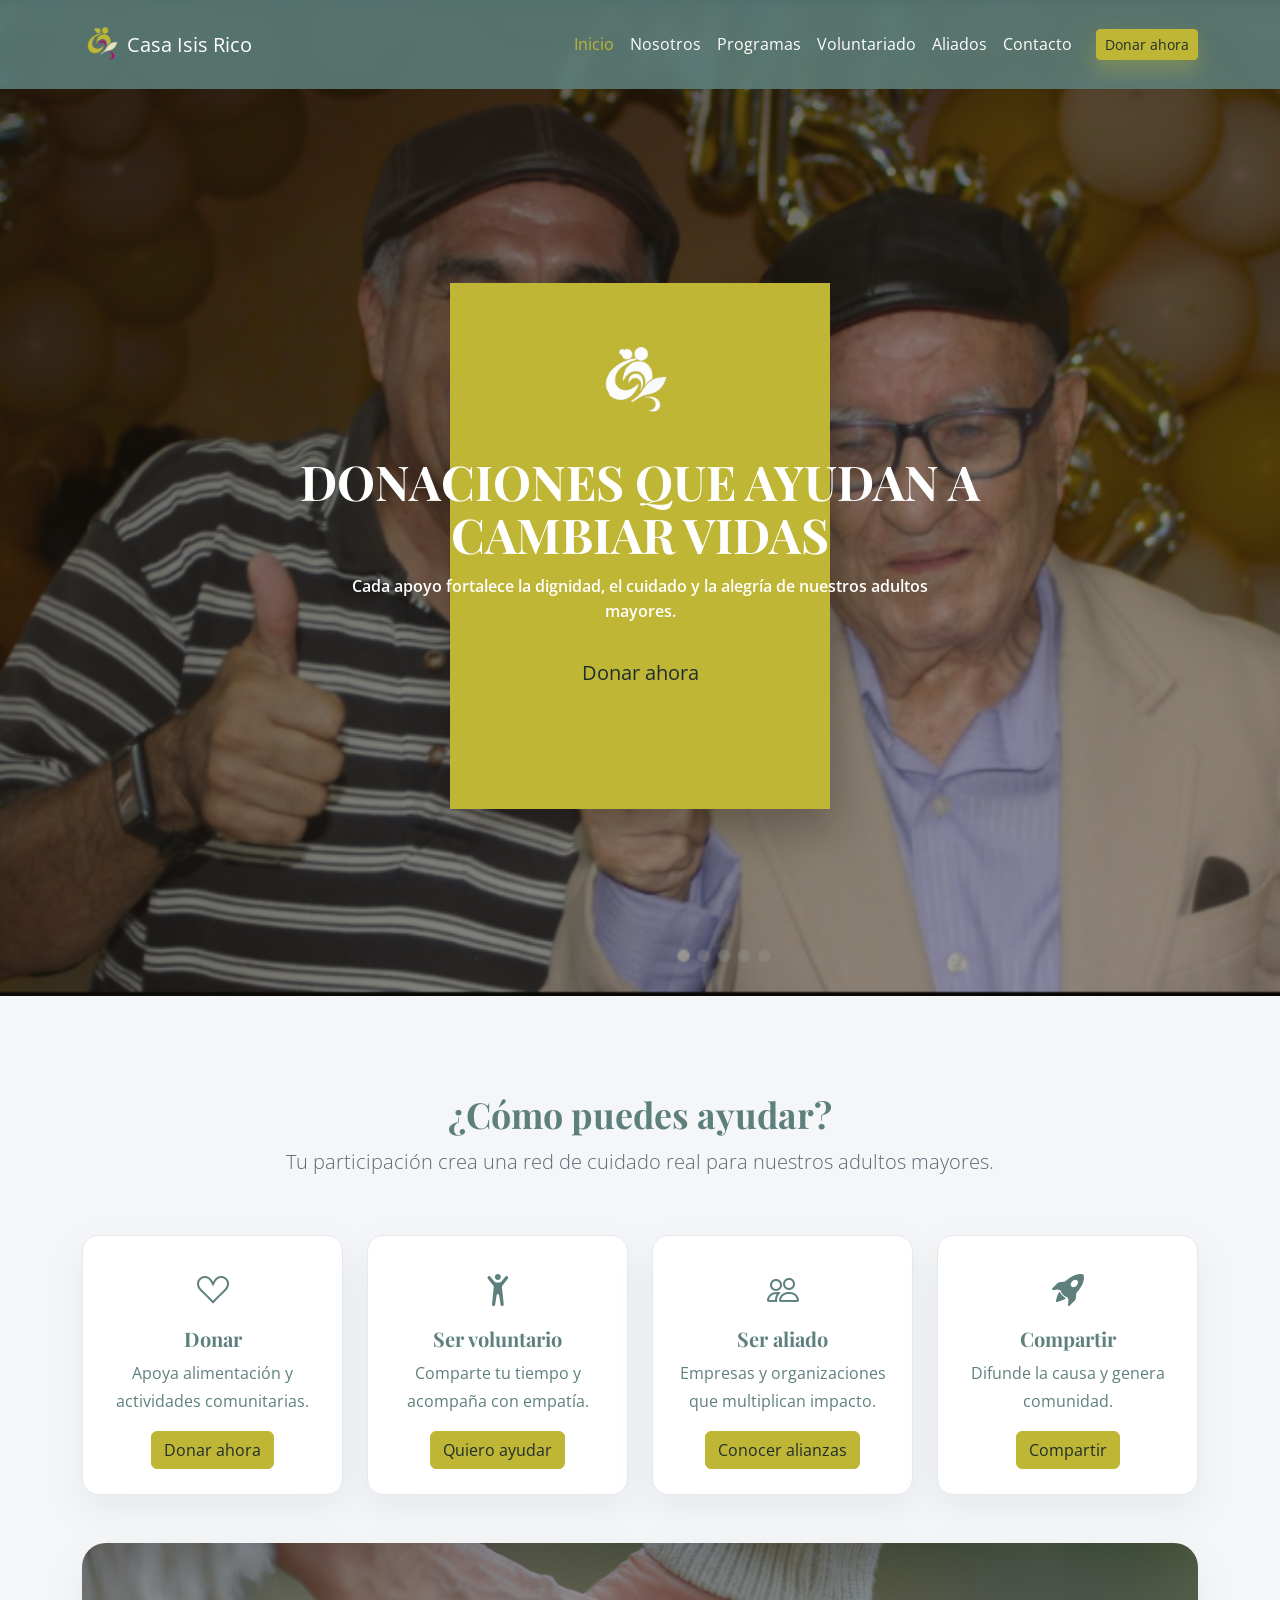
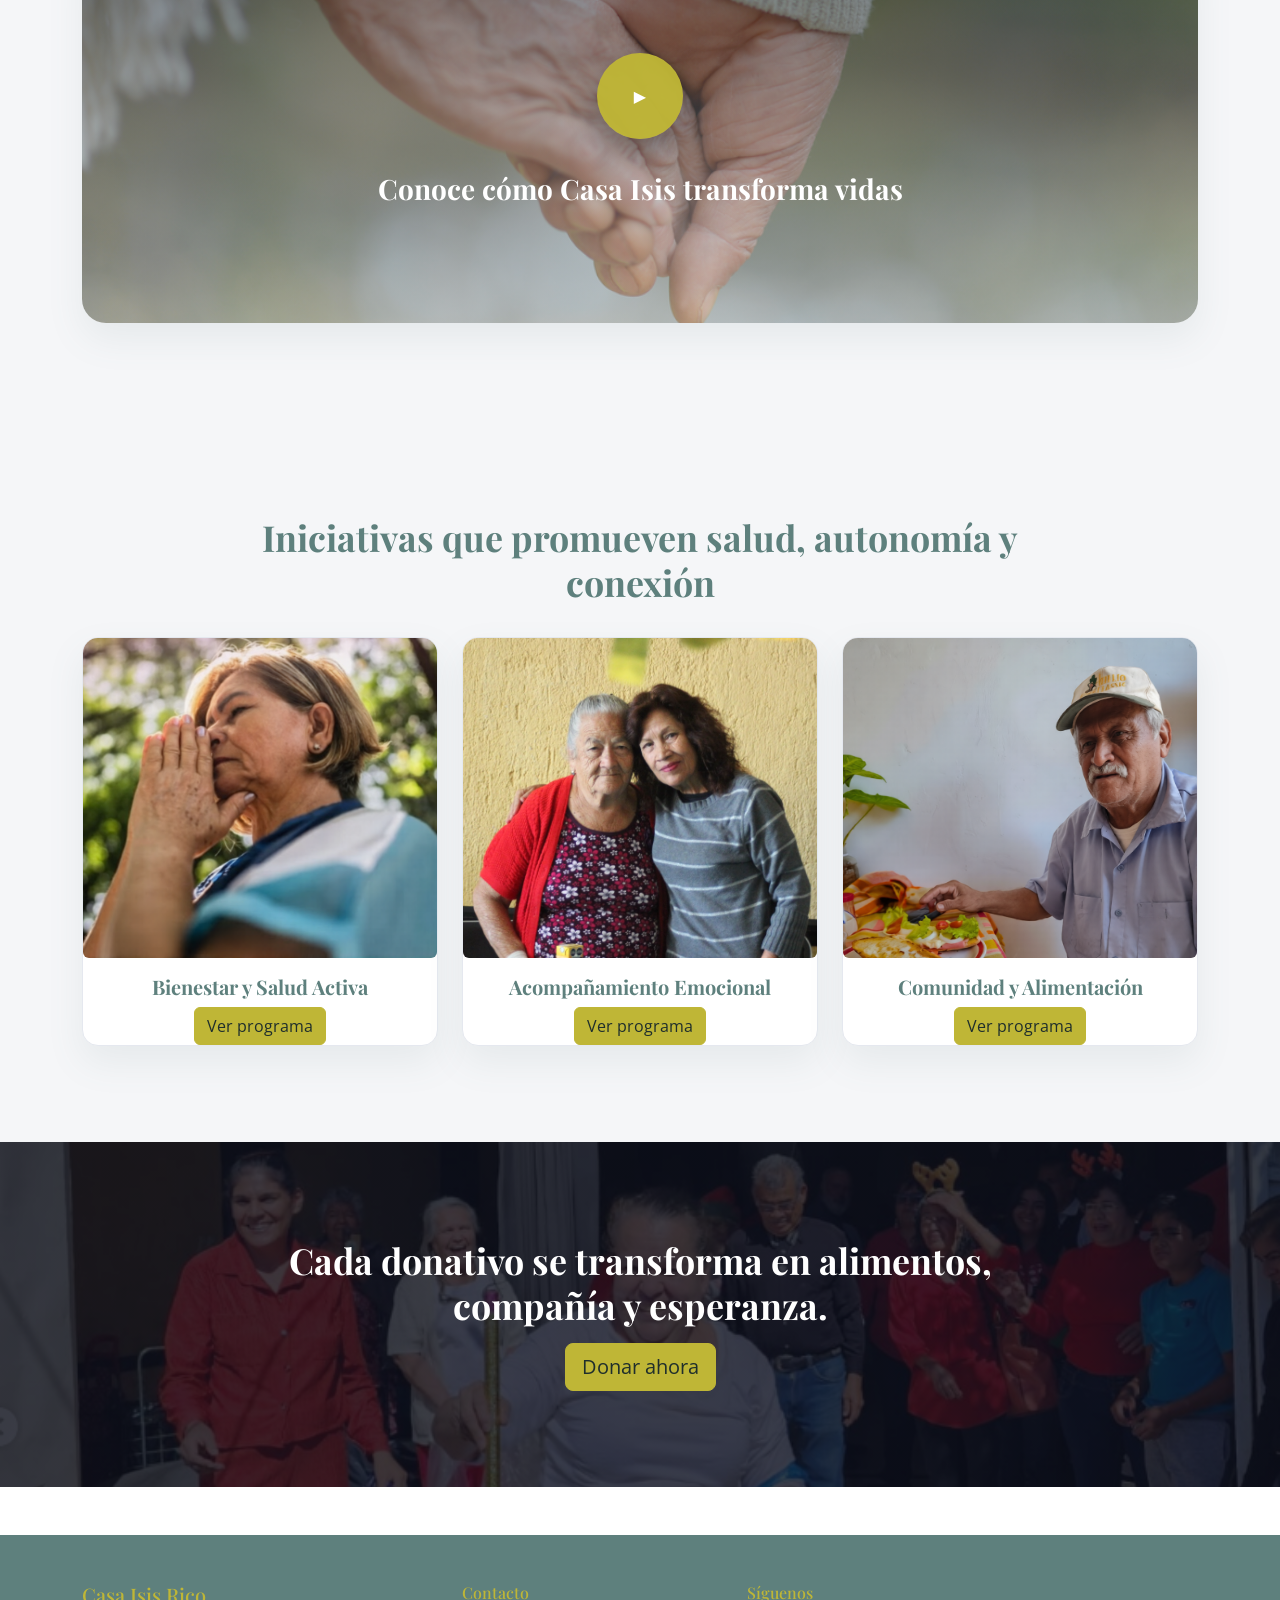
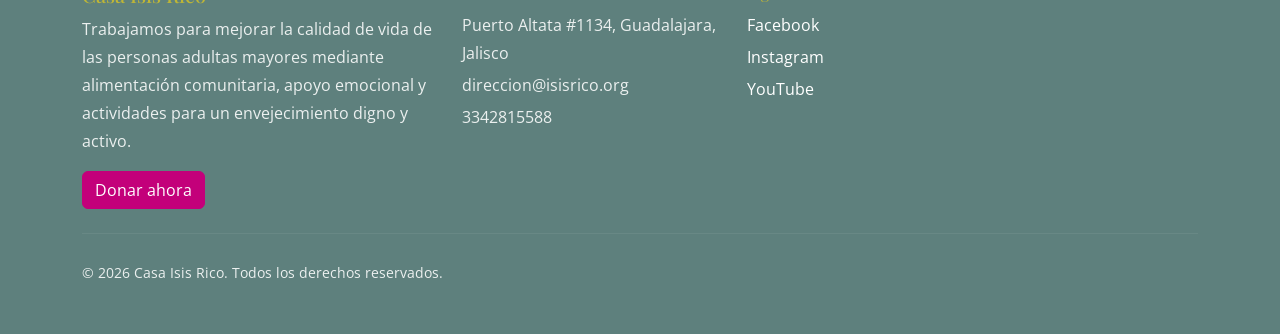
<file: index.html>
<!doctype html>
<html lang="es">
<head>
<meta charset="UTF-8" />
<meta name="viewport" content="width=device-width, initial-scale=1" />

<title>Casa Isis Rico | Envejecimiento digno y activo</title>

<link href="https://fonts.googleapis.com/css2?family=Open+Sans:wght@400;600&family=Playfair+Display:wght@700&family=Poppins:wght@600;700&display=swap" rel="stylesheet">

<link href="https://cdn.jsdelivr.net/npm/bootstrap@5.3.3/dist/css/bootstrap.min.css" rel="stylesheet">
<link rel="stylesheet" href="https://cdn.jsdelivr.net/npm/bootstrap-icons@1.11.1/font/bootstrap-icons.css">
<link rel="stylesheet" href="https://cdn-uicons.flaticon.com/uicons-regular-rounded/css/uicons-regular-rounded.css">
<link rel="stylesheet" href="assets/css/base.css">
<link rel="stylesheet" href="assets/css/components.css">
<link rel="stylesheet" href="assets/css/pages.css">
<link rel="stylesheet" href="assets/css/hero.css">
<link rel="icon" type="image/png" href="img/logocolor.png">

</head>

<body data-page="index.html">

<header id="site-navbar"></header>

<main>

<!-- HERO -->
<section class="page-header hero-section min-vh-100 d-flex align-items-center justify-content-center">
<div class="hero-overlay"></div>

<div class="container hero-content text-center d-flex align-items-center justify-content-center min-vh-100">

<article class="hero-highlight-card mx-auto text-center">

<img src="img/logoblanco.png" alt="Casa Isis Rico" height="100">

<h1 class="text-white hero-title">
    DONACIONES QUE AYUDAN A CAMBIAR VIDAS
</h1>


<p class="text-white mb-4 hero-subtitle">
    Cada apoyo fortalece la dignidad, el cuidado y la alegría de nuestros adultos mayores.
</p>

<div class="d-flex justify-content-center gap-3 flex-wrap">
<a class="btn btn-light btn-lg"
href="https://providencia.org.mx/causes/altata"
target="_blank">Donar ahora</a>

<a class="btn btn-outline-light btn-lg" href="#como-ayudar">
Leer más
</a>
</div>

</article>

</div>
</section>


<!-- COMO PUEDES AYUDAR -->
<section id="como-ayudar" class="section-space section-soft">

<div class="container">

<div class="text-center section-heading">
<h2>¿Cómo puedes ayudar?</h2>
<p class="lead">
Tu participación crea una red de cuidado real para nuestros adultos mayores.
</p>
</div>

<div class="row g-4 mt-4">

<div class="col-md-3">
<div class="card-soft help-card h-100 text-center">
<div class="fs-2 mb-2" aria-hidden="true">
    <i class="bi bi-suit-heart"></i>
</div>
<h5>Donar</h5>
<p>Apoya alimentación y actividades comunitarias.</p>
<a class="btn btn-outline-brand" href="https://providencia.org.mx/causes/altata" target="_blank" rel="noopener noreferrer">Donar ahora</a>
</div>
</div>

<div class="col-md-3">
<div class="card-soft help-card h-100 text-center">
<div class="fs-2 mb-2" aria-hidden="true">
    <i class="bi bi-person-arms-up"></i>
</div>
<h5>Ser voluntario</h5>
<p>Comparte tu tiempo y acompaña con empatía.</p>
<a class="btn btn-outline-brand" href="voluntariado.html">Quiero ayudar</a>
</div>
</div>

<div class="col-md-3">
<div class="card-soft help-card h-100 text-center">
<div class="fs-2 mb-2" aria-hidden="true">
    <i class="bi bi-people"></i>
</div>
<h5>Ser aliado</h5>
<p>Empresas y organizaciones que multiplican impacto.</p>
<a class="btn btn-outline-brand" href="aliados.html">Conocer alianzas</a>
</div>
</div>

<div class="col-md-3">
<div class="card-soft help-card h-100 text-center">
<div class="fs-2 mb-2" aria-hidden="true">
    <i class="bi bi-rocket-takeoff-fill"></i>
</div>
<h5>Compartir</h5>
<p>Difunde la causa y genera comunidad.</p>
<button class="btn btn-outline-brand" type="button" onclick="shareCasaIsis()">Compartir</button>
</div>
</div>

</div>


<!-- VIDEO -->
<div class="story-video mt-5 text-center">

<!-- Reemplazar VIDEO_URL por video institucional -->
<button class="video-trigger"
data-bs-toggle="modal"
data-bs-target="#storyVideoModal">

▶
</button>

<h3 class="mt-3 text-white">
Conoce cómo Casa Isis transforma vidas
</h3>

</div>

</div>
</section>


<!-- PROGRAMAS -->
<section class="section-space section-soft">

<div class="container">

<div class="text-center section-heading">
<h2>Iniciativas que promueven salud, autonomía y conexión</h2>
</div>

<div class="row g-4">

<div class="col-md-4">
<div class="card-soft program-card h-100 text-center">
<img class="img-fluid rounded mb-3" src="img/bienestar.png" alt="Imagen temporal de actividad de bienestar; reemplazar por foto real de Casa Isis." loading="lazy">
<h5>Bienestar y Salud Activa</h5>
<a class="btn btn-outline-brand" href="programas.html">Ver programa</a>
</div>
</div>

<div class="col-md-4">
<div class="card-soft program-card h-100 text-center">
<img class="img-fluid rounded mb-3" src="img/acompañamiento.png" alt="Imagen temporal de apoyo emocional; reemplazar por foto real de Casa Isis." loading="lazy">
<h5>Acompañamiento Emocional</h5>
<a class="btn btn-outline-brand" href="programas.html">Ver programa</a>
</div>
</div>

<div class="col-md-4">
<div class="card-soft program-card h-100 text-center">
<img class="img-fluid rounded mb-3" src="img/comida.png" alt="Imagen temporal de comida comunitaria; reemplazar por foto real de Casa Isis." loading="lazy">
<h5>Comunidad y Alimentación</h5>
<a class="btn btn-outline-brand" href="programas.html">Ver programa</a>
</div>
</div>

</div>

</div>
</section>


<!-- DONACION -->
<section class="donation-band section-space text-center">

<div class="container">

<h2>
Cada donativo se transforma en alimentos, compañía y esperanza.
</h2>

<a class="btn btn-brand btn-lg mt-3"
href="https://providencia.org.mx/causes/altata"
target="_blank">
Donar ahora
</a>

</div>

</section>

</main>


<!-- VIDEO MODAL -->
<div class="modal fade" id="storyVideoModal" tabindex="-1">
<div class="modal-dialog modal-lg modal-dialog-centered">

<div class="modal-content bg-dark">

<div class="modal-body">

<div class="ratio ratio-16x9">
<iframe
src="https://www.youtube.com/embed/3uqxJ6UQa7I?start=19"
allowfullscreen>
</iframe>
</div>

</div>

</div>

</div>
</div>

<div id="site-footer"></div>

<script src="https://cdn.jsdelivr.net/npm/bootstrap@5.3.3/dist/js/bootstrap.bundle.min.js"></script>
<script src="assets/js/site.js"></script>

</body>
</html>
</file>
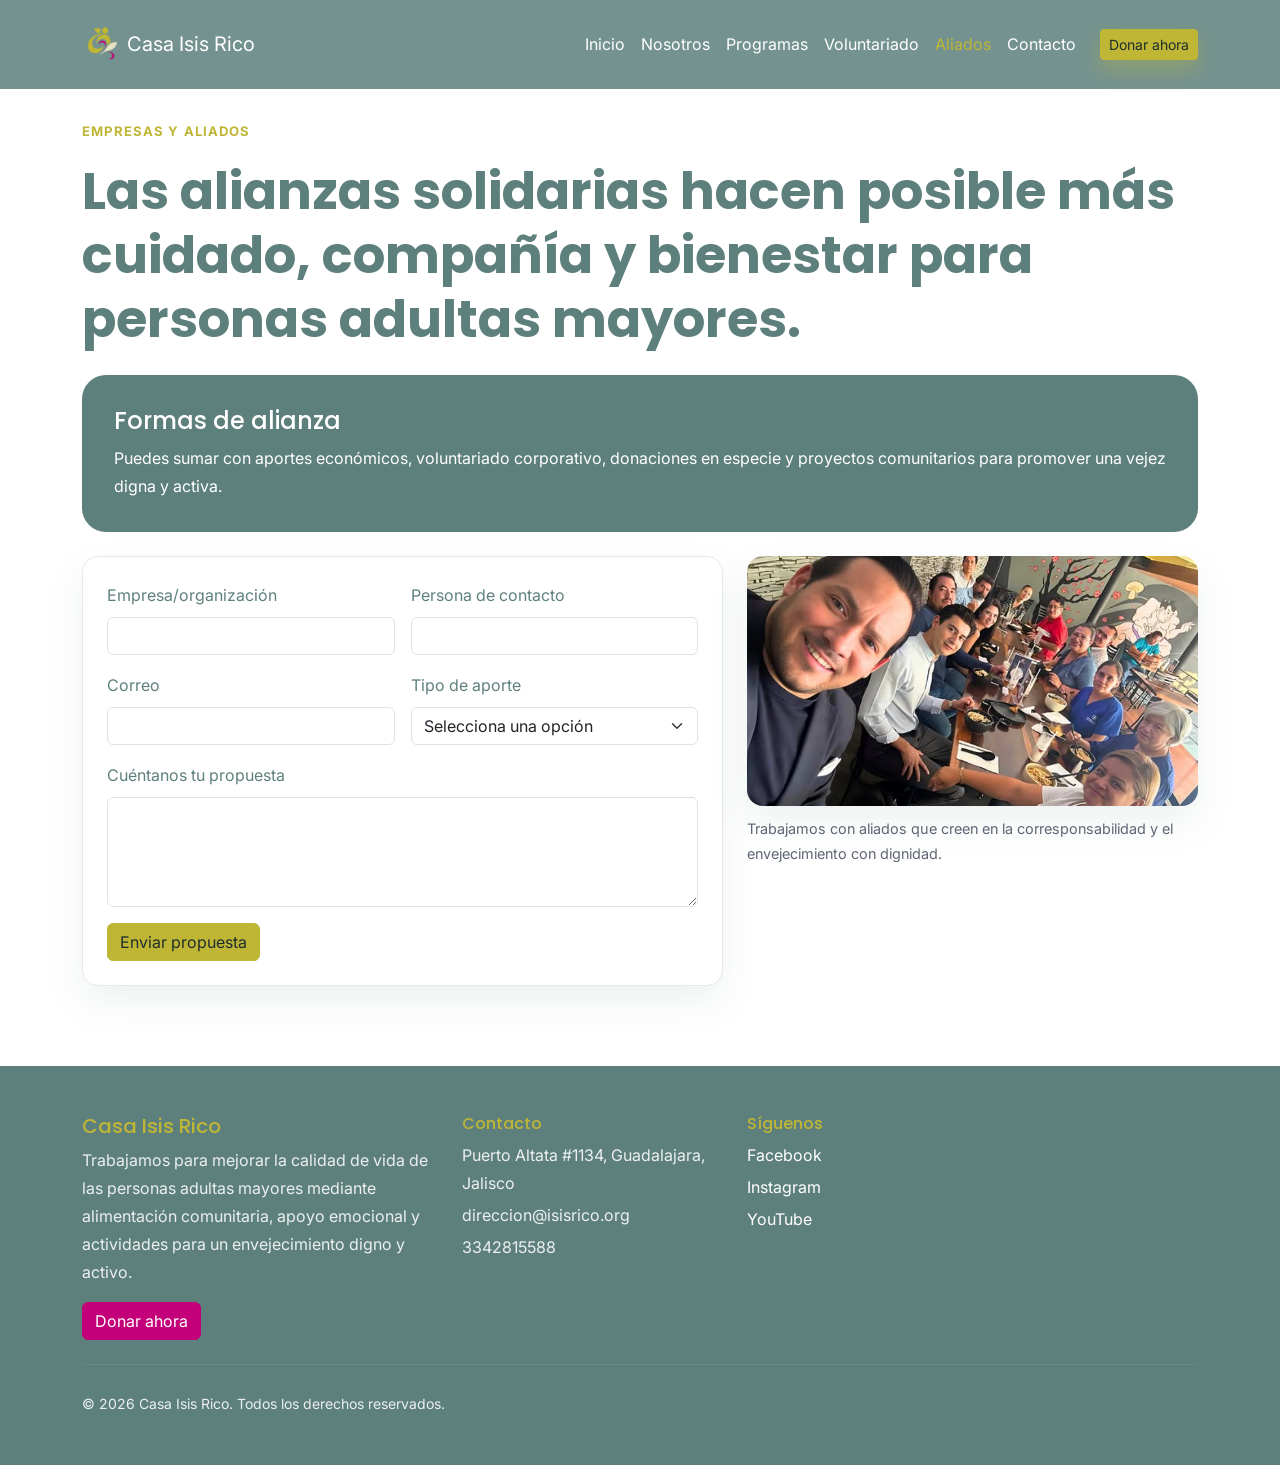
<file: aliados.html>
<!doctype html>
<html lang="es">
  <head>
    <meta charset="UTF-8" />
    <meta name="viewport" content="width=device-width, initial-scale=1" />
    <title>Aliados | Casa Isis Rico</title>
    <link rel="preconnect" href="https://fonts.googleapis.com" />
    <link rel="preconnect" href="https://fonts.gstatic.com" crossorigin />
    <link href="https://fonts.googleapis.com/css2?family=Inter:wght@400;500;600;700&family=Poppins:wght@600;700;800&display=swap" rel="stylesheet" />
    <link href="https://cdn.jsdelivr.net/npm/bootstrap@5.3.3/dist/css/bootstrap.min.css" rel="stylesheet" crossorigin="anonymous" />
    <link rel="stylesheet" href="assets/css/base.css" />
    <link rel="stylesheet" href="assets/css/components.css" />
    <link rel="stylesheet" href="assets/css/pages.css" />
  </head>
  <body data-page="aliados.html">
    <header id="site-navbar"></header>
    <main class="container page-header">
      <section>
        <p class="kicker">Empresas y aliados</p>
        <h1>Las alianzas solidarias hacen posible más cuidado, compañía y bienestar para personas adultas mayores.</h1>
      </section>

      <section class="cta-band my-4" aria-label="Formas de colaborar">
        <h2 class="h4">Formas de alianza</h2>
        <p class="mb-0">Puedes sumar con aportes económicos, voluntariado corporativo, donaciones en especie y proyectos comunitarios para promover una vejez digna y activa.</p>
      </section>

      <section class="row g-4 align-items-start">
        <div class="col-lg-7">
          <form class="form-card p-4 bg-white" name="aliados" method="POST" data-netlify="true" netlify-honeypot="bot-field">
            <input type="hidden" name="form-name" value="aliados" />
            <p class="d-none"><label>No llenar: <input name="bot-field" /></label></p>
            <div class="row g-3">
              <div class="col-md-6"><label class="form-label" for="empresa">Empresa/organización</label><input id="empresa" name="empresa" class="form-control" required /></div>
              <div class="col-md-6"><label class="form-label" for="contacto">Persona de contacto</label><input id="contacto" name="contacto" class="form-control" required /></div>
              <div class="col-md-6"><label class="form-label" for="email">Correo</label><input id="email" type="email" name="email" class="form-control" required /></div>
              <div class="col-md-6"><label class="form-label" for="tipo">Tipo de aporte</label><select id="tipo" name="tipo" class="form-select" required><option value="">Selecciona una opción</option><option>Patrocinio económico</option><option>Voluntariado corporativo</option><option>Donación en especie</option><option>Proyecto conjunto</option></select></div>
              <div class="col-12"><label class="form-label" for="detalle">Cuéntanos tu propuesta</label><textarea id="detalle" name="detalle" class="form-control" rows="4" required></textarea></div>
              <div class="col-12"><button type="submit" class="btn btn-brand">Enviar propuesta</button></div>
            </div>
          </form>
        </div>
        <div class="col-lg-5">
          <figure class="mb-0">
            <img class="image-placeholder" src="img/aliados.png" alt="Representantes de aliados y equipo comunitario coordinando acciones para personas mayores." />
            <figcaption class="image-caption">Trabajamos con aliados que creen en la corresponsabilidad y el envejecimiento con dignidad.</figcaption>
          </figure>
        </div>
      </section>
    </main>
    <div id="site-footer"></div>
    <script src="https://cdn.jsdelivr.net/npm/bootstrap@5.3.3/dist/js/bootstrap.bundle.min.js" crossorigin="anonymous"></script>
    <script src="assets/js/site.js"></script>
  </body>
</html>
</file>
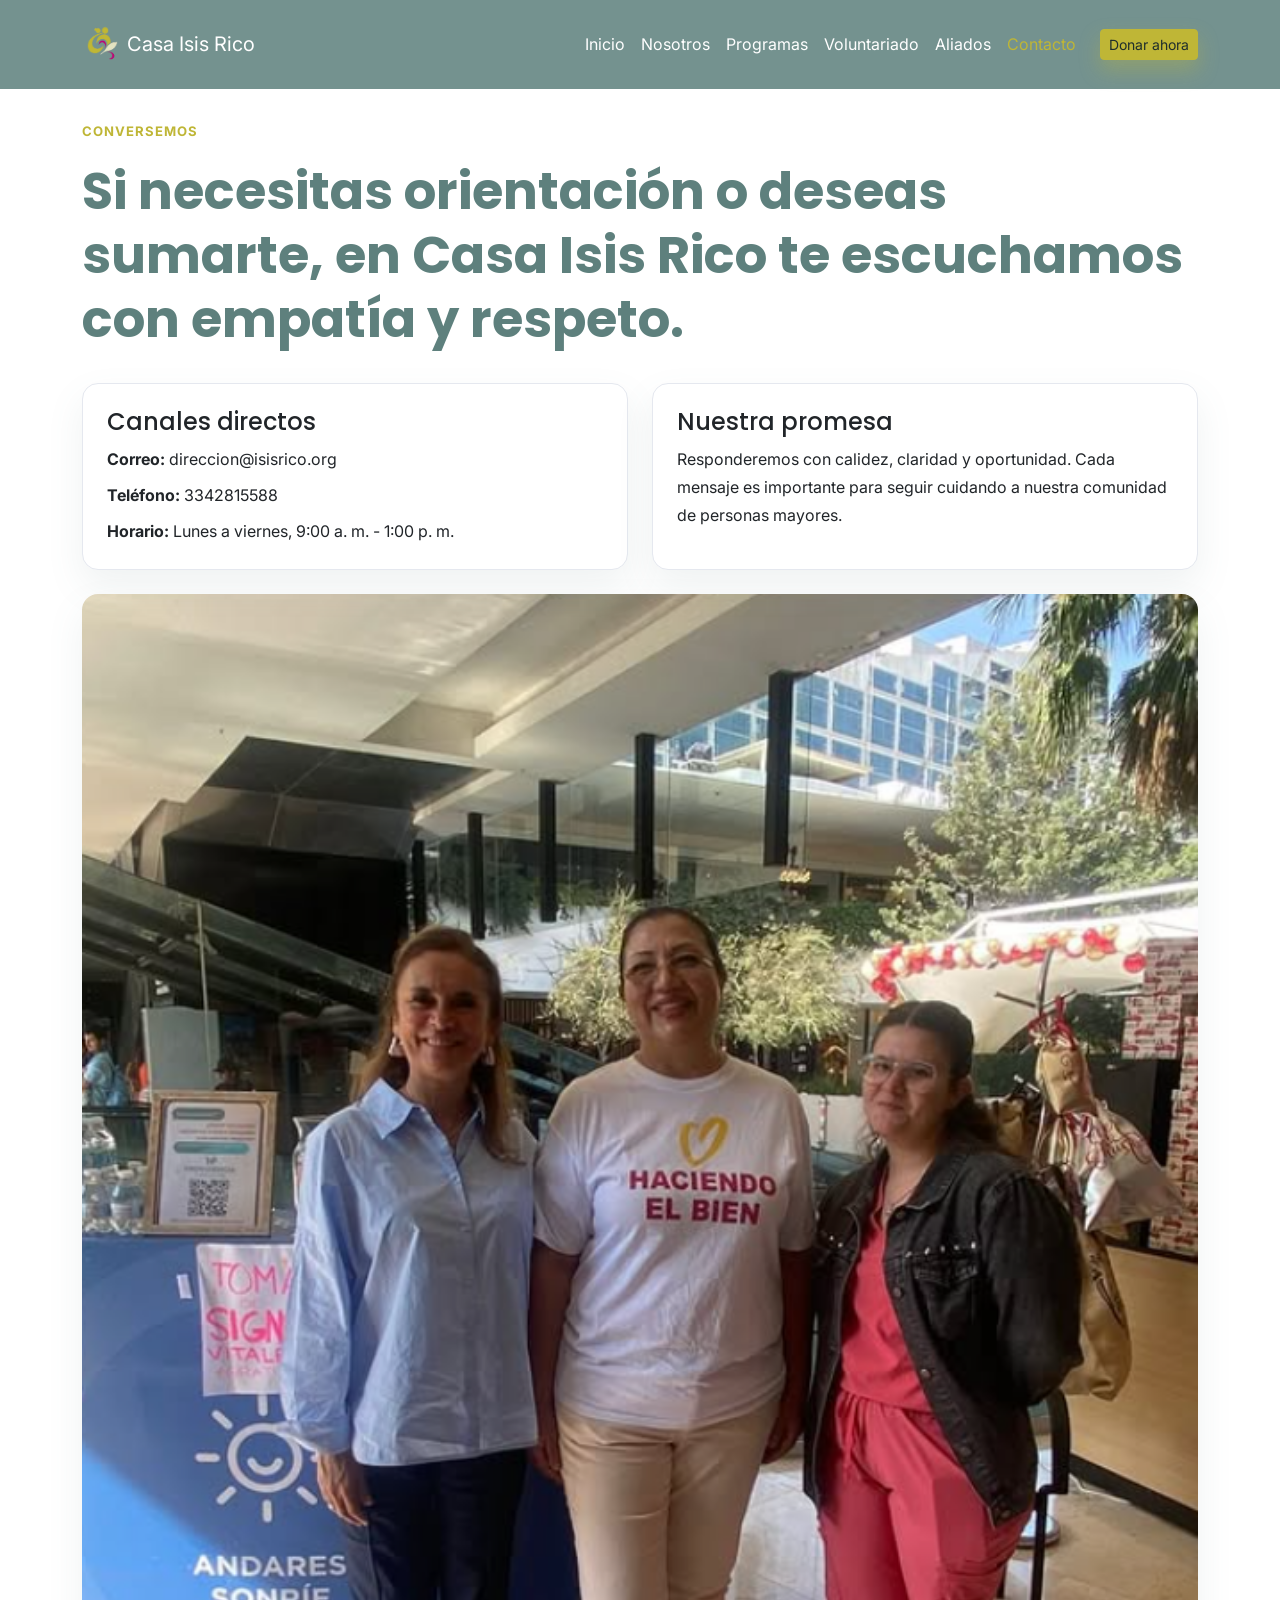
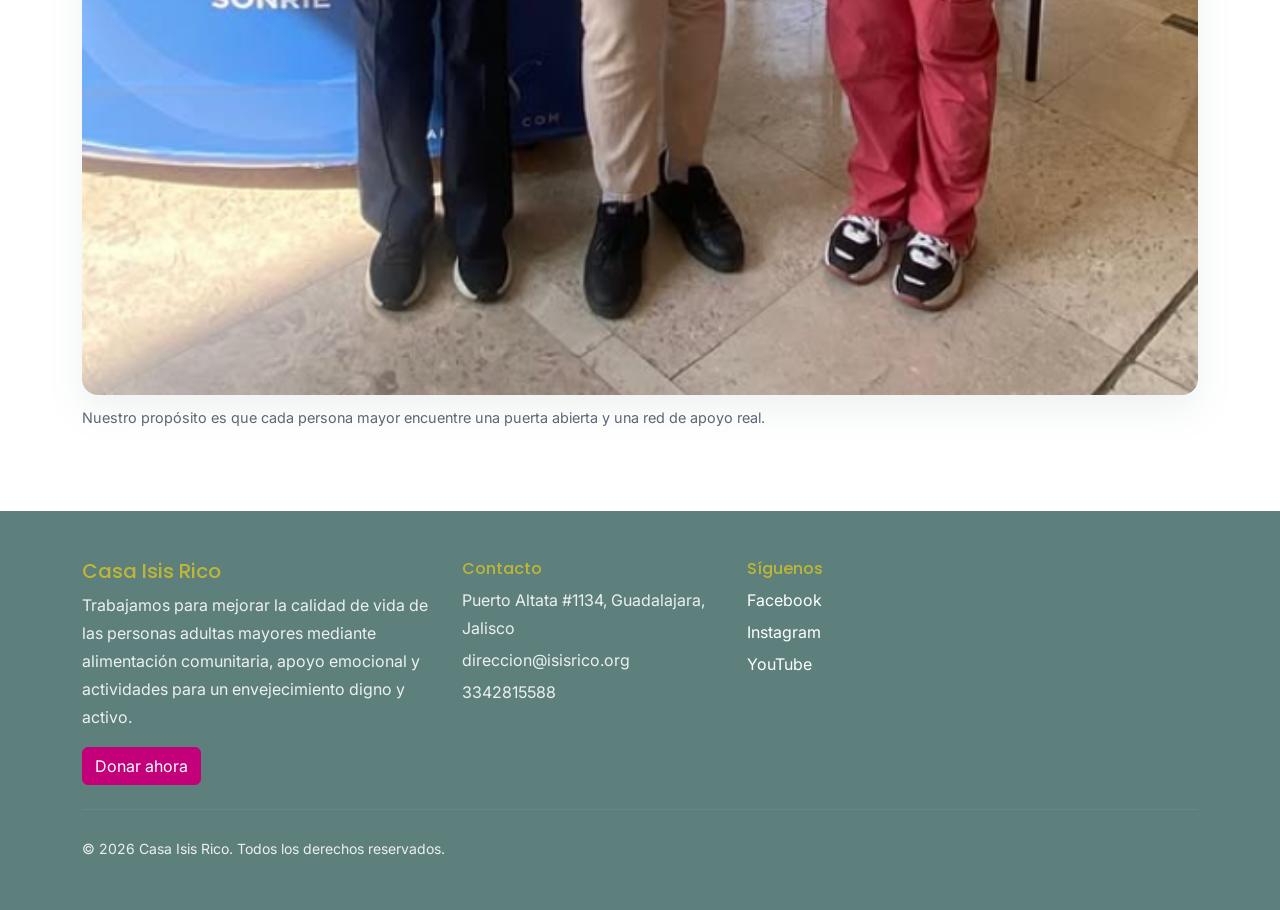
<file: contacto.html>
<!doctype html>
<html lang="es">
  <head>
    <meta charset="UTF-8" />
    <meta name="viewport" content="width=device-width, initial-scale=1" />
    <title>Contacto | Casa Isis Rico</title>
    <link rel="preconnect" href="https://fonts.googleapis.com" />
    <link rel="preconnect" href="https://fonts.gstatic.com" crossorigin />
    <link href="https://fonts.googleapis.com/css2?family=Inter:wght@400;500;600;700&family=Poppins:wght@600;700;800&display=swap" rel="stylesheet" />
    <link href="https://cdn.jsdelivr.net/npm/bootstrap@5.3.3/dist/css/bootstrap.min.css" rel="stylesheet" crossorigin="anonymous" />
    <link rel="stylesheet" href="assets/css/base.css" />
    <link rel="stylesheet" href="assets/css/components.css" />
    <link rel="stylesheet" href="assets/css/pages.css" />
  </head>
  <body data-page="contacto.html">
    <header id="site-navbar"></header>
    <main class="container page-header">
      <section>
        <p class="kicker">Conversemos</p>
        <h1>Si necesitas orientación o deseas sumarte, en Casa Isis Rico te escuchamos con empatía y respeto.</h1>
      </section>

      <section class="row g-4 mt-2" aria-label="Canales de contacto">
        <div class="col-lg-6">
          <div class="card card-soft p-4 h-100">
            <h2 class="h4">Canales directos</h2>
            <p class="mb-2"><strong>Correo:</strong> direccion@isisrico.org</p>
            <p class="mb-2"><strong>Teléfono:</strong> 3342815588</p>
            <p class="mb-0"><strong>Horario:</strong> Lunes a viernes, 9:00 a. m. - 1:00 p. m.</p>
          </div>
        </div>
        <div class="col-lg-6">
          <div class="card card-soft p-4 h-100">
            <h2 class="h4">Nuestra promesa</h2>
            <p class="mb-0">Responderemos con calidez, claridad y oportunidad. Cada mensaje es importante para seguir cuidando a nuestra comunidad de personas mayores.</p>
          </div>
        </div>
      </section>

      <section class="mt-4" aria-label="Fotografía de acogida">
        <figure class="mb-0">
          <img class="image-placeholder" src="img/contacto.png" alt="Espacio comunitario preparado para orientar y recibir a personas adultas mayores y sus familias." />
          <figcaption class="image-caption">Nuestro propósito es que cada persona mayor encuentre una puerta abierta y una red de apoyo real.</figcaption>
        </figure>
      </section>
    </main>
    <div id="site-footer"></div>
    <script src="https://cdn.jsdelivr.net/npm/bootstrap@5.3.3/dist/js/bootstrap.bundle.min.js" crossorigin="anonymous"></script>
    <script src="assets/js/site.js"></script>
  </body>
</html>
</file>
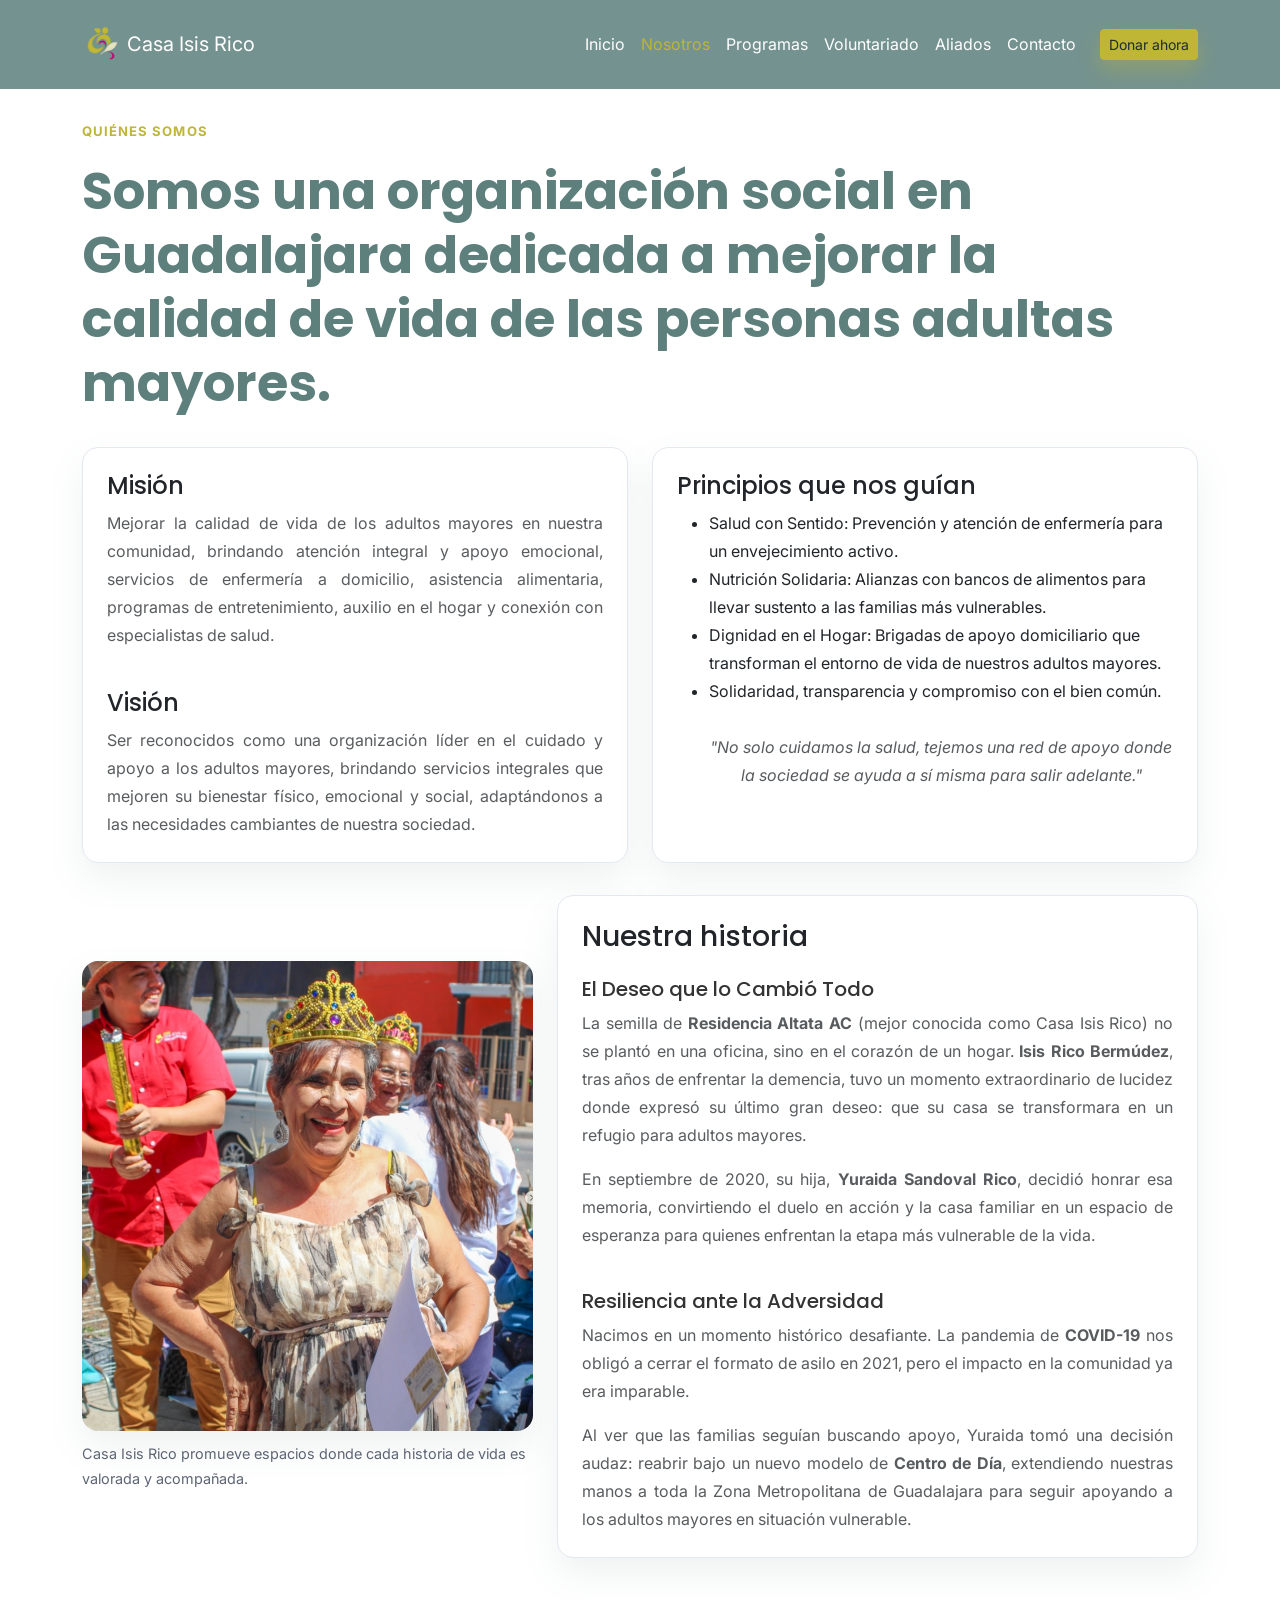
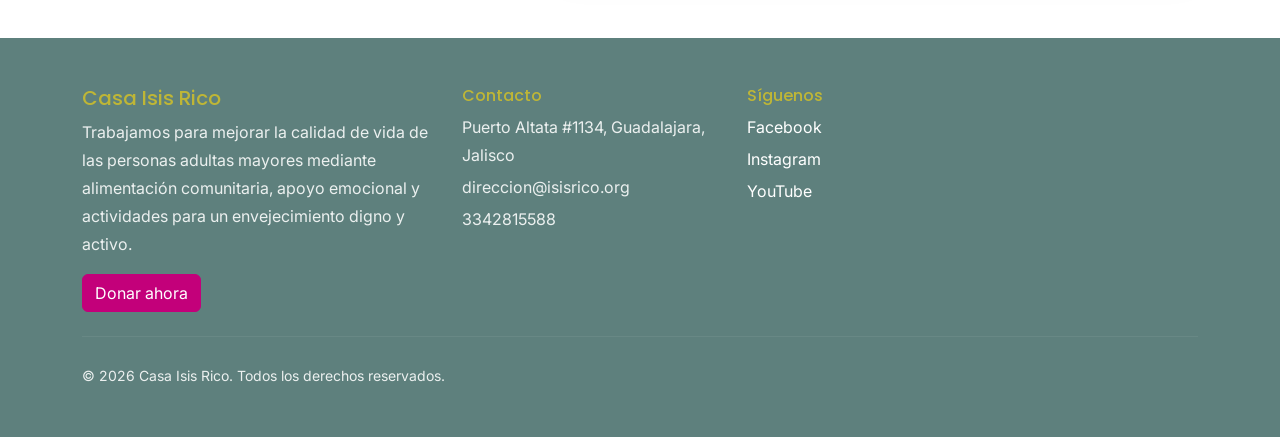
<file: nosotros.html>
<!doctype html>
<html lang="es">
  <head>
    <meta charset="UTF-8" />
    <meta name="viewport" content="width=device-width, initial-scale=1" />
    <title>Nosotros | Casa Isis Rico</title>
    <link rel="preconnect" href="https://fonts.googleapis.com" />
    <link rel="preconnect" href="https://fonts.gstatic.com" crossorigin />
    <link href="https://fonts.googleapis.com/css2?family=Inter:wght@400;500;600;700&family=Poppins:wght@600;700;800&display=swap" rel="stylesheet" />
    <link href="https://cdn.jsdelivr.net/npm/bootstrap@5.3.3/dist/css/bootstrap.min.css" rel="stylesheet" crossorigin="anonymous" />
    <link rel="stylesheet" href="assets/css/base.css" />
    <link rel="stylesheet" href="assets/css/components.css" />
    <link rel="stylesheet" href="assets/css/pages.css" />
  </head>
  <body data-page="nosotros.html">
    <header id="site-navbar"></header>
    <main class="container page-header">
      <section>
        <p class="kicker">Quiénes somos</p>
        <h1>Somos una organización social en Guadalajara dedicada a mejorar la calidad de vida de las personas adultas mayores.</h1>
      </section>

      <section class="row g-4 mt-1" aria-label="Identidad institucional">
        <div class="col-lg-6">
          <div class="card card-soft p-4 h-100">
            <div class="mb-4">
              <h2 class="h4 font-weight-bold text-dark">Misión</h2>
              <p class="text-muted" style="text-align: justify;">
                Mejorar la calidad de vida de los adultos mayores en nuestra comunidad, brindando atención integral y apoyo emocional, servicios de enfermería a domicilio, asistencia alimentaria, programas de entretenimiento, auxilio en el hogar y conexión con especialistas de salud.
              </p>
            </div>

            <div>
              <h2 class="h4 font-weight-bold text-dark">Visión</h2>
              <p class="mb-0 text-muted" style="text-align: justify;">
                Ser reconocidos como una organización líder en el cuidado y apoyo a los adultos mayores, brindando servicios integrales que mejoren su bienestar físico, emocional y social, adaptándonos a las necesidades cambiantes de nuestra sociedad.
              </p>
            </div>
          </div>
        </div>
        <div class="col-lg-6">
          <div class="card card-soft p-4 h-100">
            <h2 class="h4">Principios que nos guían</h2>
            <ul class="mb-0">
              <li>Salud con Sentido: Prevención y atención de enfermería para un envejecimiento activo.</li>
              <li>Nutrición Solidaria: Alianzas con bancos de alimentos para llevar sustento a las familias más vulnerables.</li>
              <li>Dignidad en el Hogar: Brigadas de apoyo domiciliario que transforman el entorno de vida de nuestros adultos mayores.</li>
              <li>Solidaridad, transparencia y compromiso con el bien común.</li>
              <br>
              <p class="text-center">
              <em class="text-muted">"No solo cuidamos la salud, tejemos una red de apoyo donde la sociedad se ayuda a sí misma para salir adelante."</em>
              </p>
            </ul>
          </div>
        </div>
      </section>

      <section class="row g-4 mt-2 align-items-center" aria-label="Fotografía institucional">
        <div class="col-lg-5">
          <figure class="mb-0">
            <img class="image-placeholder" src="img/nosotros.png" alt="Abuelita." />
            <figcaption class="image-caption">Casa Isis Rico promueve espacios donde cada historia de vida es valorada y acompañada.</figcaption>
          </figure>
        </div>
        <div class="col-lg-7">
          <div class="card card-soft p-4 h-100">
            <h2 class="h3 mb-4 font-weight-bold text-dark">Nuestra historia</h2>

            <div class="mb-4">
              <h3 class="h5 font-weight-bold" style="color: #333;">El Deseo que lo Cambió Todo</h3>
              <p class="text-muted" style="text-align: justify;">
                La semilla de <strong>Residencia Altata AC</strong> (mejor conocida como Casa Isis Rico) no se plantó en una oficina, sino en el corazón de un hogar. <strong>Isis Rico Bermúdez</strong>, tras años de enfrentar la demencia, tuvo un momento extraordinario de lucidez donde expresó su último gran deseo: que su casa se transformara en un refugio para adultos mayores.
              </p>
              <p class="text-muted" style="text-align: justify;">
                En septiembre de 2020, su hija, <strong>Yuraida Sandoval Rico</strong>, decidió honrar esa memoria, convirtiendo el duelo en acción y la casa familiar en un espacio de esperanza para quienes enfrentan la etapa más vulnerable de la vida.
              </p>
            </div>

            <div class="mb-0 border-left border-dark pl-3" style="border-left-width: 3px !important;">
              <h3 class="h5 font-weight-bold" style="color: #333;">Resiliencia ante la Adversidad</h3>
              <p class="text-muted" style="text-align: justify;">
                Nacimos en un momento histórico desafiante. La pandemia de <strong>COVID-19</strong> nos obligó a cerrar el formato de asilo en 2021, pero el impacto en la comunidad ya era imparable.
              </p>
              <p class="text-muted mb-0" style="text-align: justify;">
                Al ver que las familias seguían buscando apoyo, Yuraida tomó una decisión audaz: reabrir bajo un nuevo modelo de <strong>Centro de Día</strong>, extendiendo nuestras manos a toda la Zona Metropolitana de Guadalajara para seguir apoyando a los adultos mayores en situación vulnerable.
              </p>
            </div>

          </div>
        </div>
        </div>
      </section>
    </main>
    <div id="site-footer"></div>
    <script src="https://cdn.jsdelivr.net/npm/bootstrap@5.3.3/dist/js/bootstrap.bundle.min.js" crossorigin="anonymous"></script>
    <script src="assets/js/site.js"></script>
  </body>
</html>
</file>
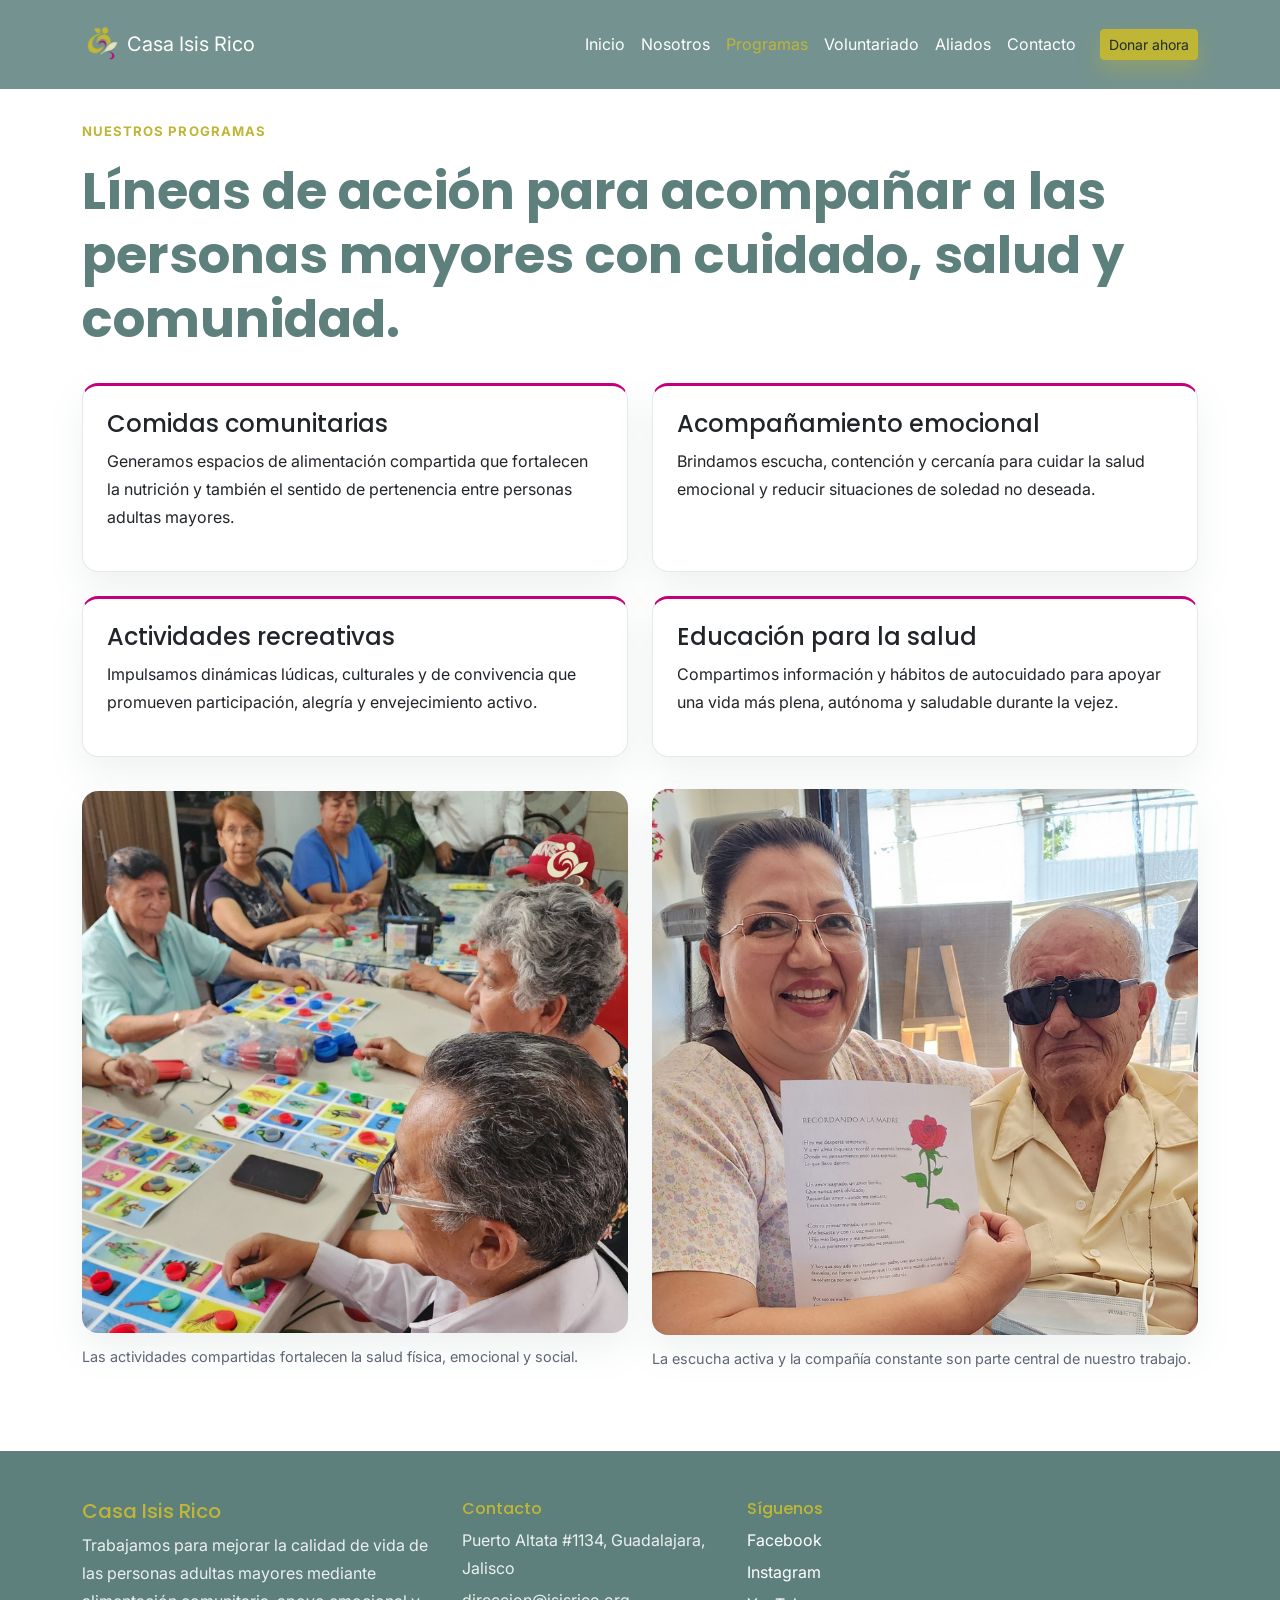
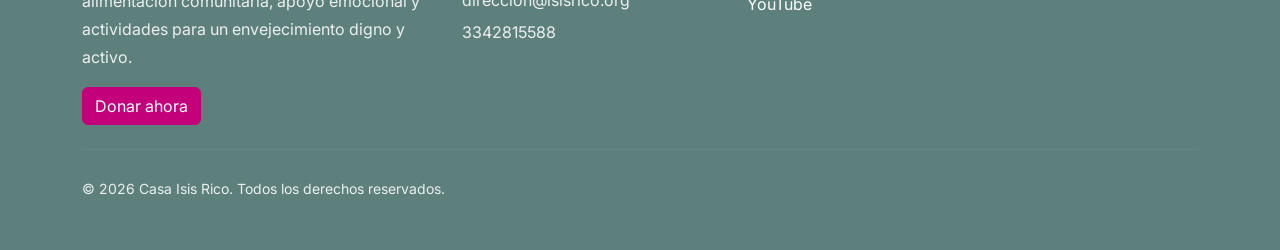
<file: programas.html>
<!doctype html>
<html lang="es">
  <head>
    <meta charset="UTF-8" />
    <meta name="viewport" content="width=device-width, initial-scale=1" />
    <title>Programas | Casa Isis Rico</title>
    <link rel="preconnect" href="https://fonts.googleapis.com" />
    <link rel="preconnect" href="https://fonts.gstatic.com" crossorigin />
    <link href="https://fonts.googleapis.com/css2?family=Inter:wght@400;500;600;700&family=Poppins:wght@600;700;800&display=swap" rel="stylesheet" />
    <link href="https://cdn.jsdelivr.net/npm/bootstrap@5.3.3/dist/css/bootstrap.min.css" rel="stylesheet" crossorigin="anonymous" />
    <link rel="stylesheet" href="assets/css/base.css" />
    <link rel="stylesheet" href="assets/css/components.css" />
    <link rel="stylesheet" href="assets/css/pages.css" />
  </head>
  <body data-page="programas.html">
    <header id="site-navbar"></header>
    <main class="container page-header">
      <section>
        <p class="kicker">Nuestros programas</p>
        <h1>Líneas de acción para acompañar a las personas mayores con cuidado, salud y comunidad.</h1>
      </section>

      <section class="row g-4 mt-2" aria-label="Portafolio social">
        <div class="col-md-6"><article class="card card-soft p-4 h-100 program-item"><h2 class="h4">Comidas comunitarias</h2><p>Generamos espacios de alimentación compartida que fortalecen la nutrición y también el sentido de pertenencia entre personas adultas mayores.</p></article></div>
        <div class="col-md-6"><article class="card card-soft p-4 h-100 program-item"><h2 class="h4">Acompañamiento emocional</h2><p>Brindamos escucha, contención y cercanía para cuidar la salud emocional y reducir situaciones de soledad no deseada.</p></article></div>
        <div class="col-md-6"><article class="card card-soft p-4 h-100 program-item"><h2 class="h4">Actividades recreativas</h2><p>Impulsamos dinámicas lúdicas, culturales y de convivencia que promueven participación, alegría y envejecimiento activo.</p></article></div>
        <div class="col-md-6"><article class="card card-soft p-4 h-100 program-item"><h2 class="h4">Educación para la salud</h2><p>Compartimos información y hábitos de autocuidado para apoyar una vida más plena, autónoma y saludable durante la vejez.</p></article></div>
      </section>

      <section class="row g-4 mt-2 align-items-center" aria-label="Fotografía de programas">
        <div class="col-lg-6">
          <figure class="mb-0">
            <img class="image-placeholder" src="img/programas1.png" alt="Personas adultas mayores participando en una actividad grupal con acompañamiento comunitario." />
            <figcaption class="image-caption">Las actividades compartidas fortalecen la salud física, emocional y social.</figcaption>
          </figure>
        </div>
        <div class="col-lg-6">
          <figure class="mb-0">
            <img class="image-placeholder" src="img/programas2.png" alt="Círculo de conversación y apoyo emocional con personas mayores." />
            <figcaption class="image-caption">La escucha activa y la compañía constante son parte central de nuestro trabajo.</figcaption>
          </figure>
        </div>
      </section>
    </main>
    <div id="site-footer"></div>
    <script src="https://cdn.jsdelivr.net/npm/bootstrap@5.3.3/dist/js/bootstrap.bundle.min.js" crossorigin="anonymous"></script>
    <script src="assets/js/site.js"></script>
  </body>
</html>
</file>
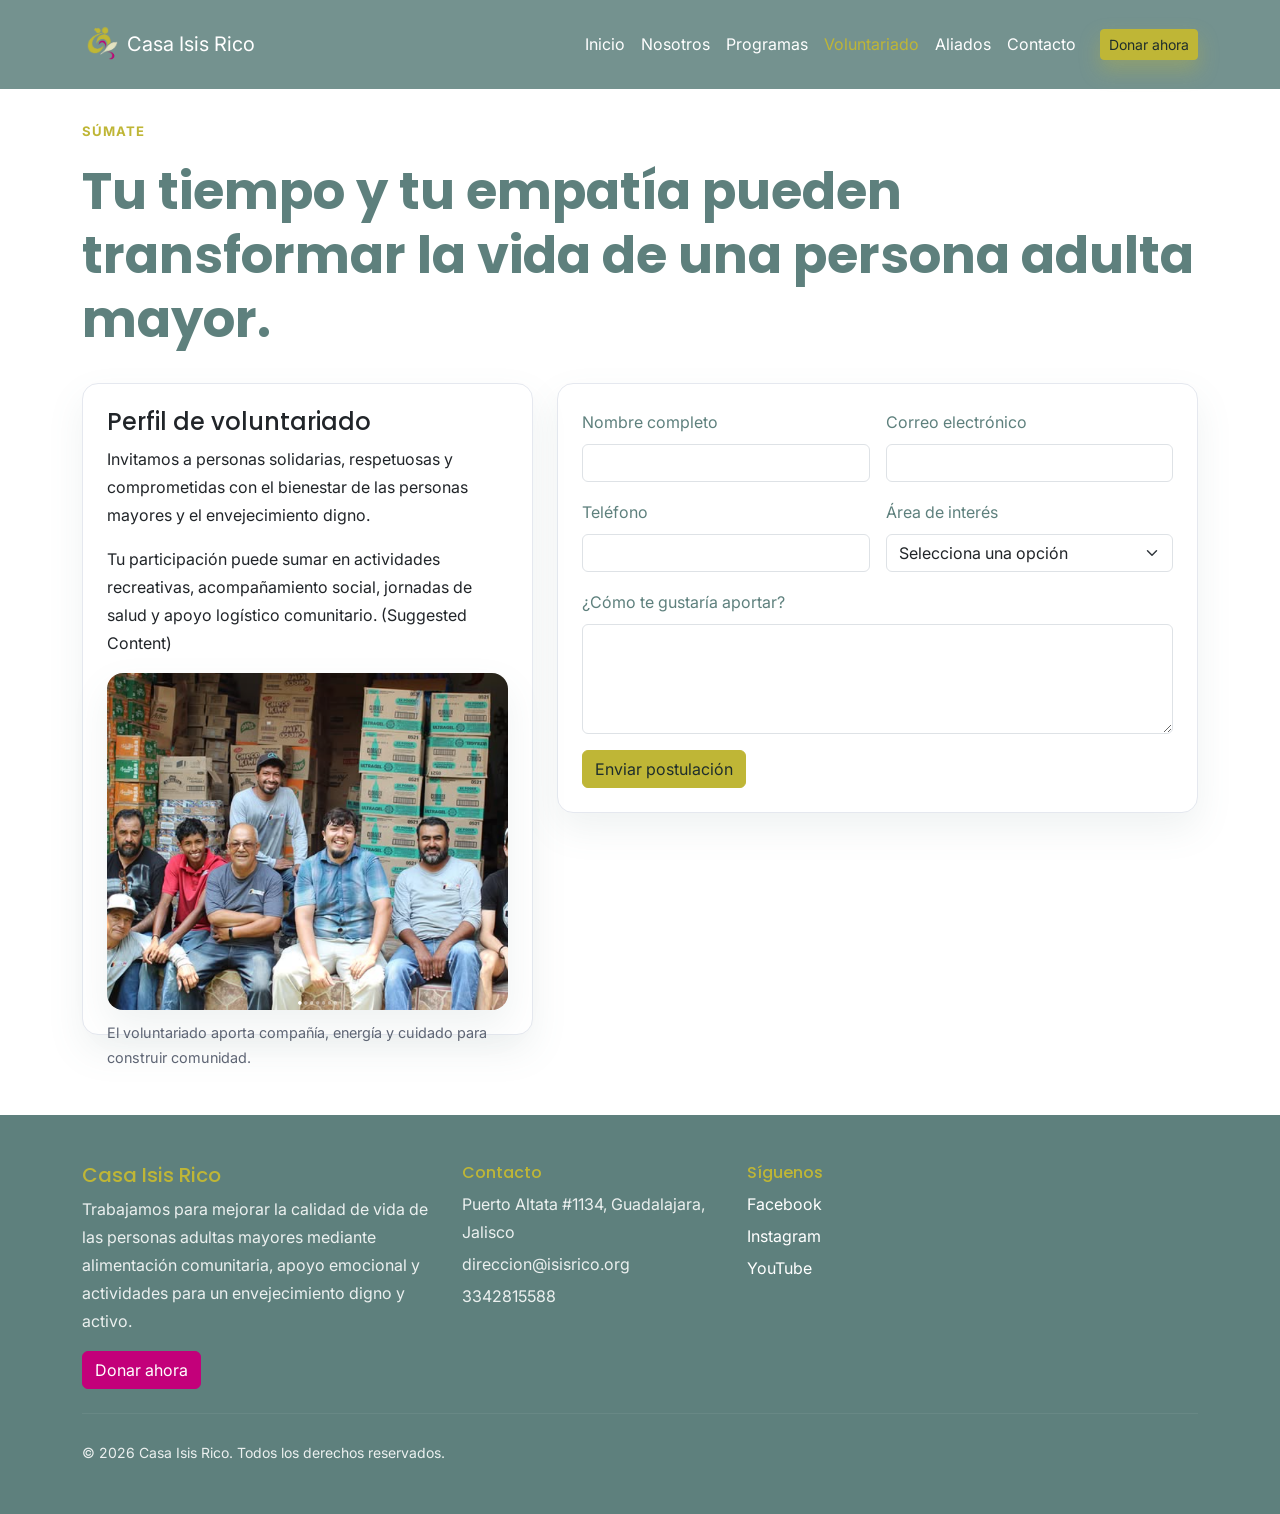
<file: voluntariado.html>
<!doctype html>
<html lang="es">
  <head>
    <meta charset="UTF-8" />
    <meta name="viewport" content="width=device-width, initial-scale=1" />
    <title>Voluntariado | Casa Isis Rico</title>
    <link rel="preconnect" href="https://fonts.googleapis.com" />
    <link rel="preconnect" href="https://fonts.gstatic.com" crossorigin />
    <link href="https://fonts.googleapis.com/css2?family=Inter:wght@400;500;600;700&family=Poppins:wght@600;700;800&display=swap" rel="stylesheet" />
    <link href="https://cdn.jsdelivr.net/npm/bootstrap@5.3.3/dist/css/bootstrap.min.css" rel="stylesheet" crossorigin="anonymous" />
    <link rel="stylesheet" href="assets/css/base.css" />
    <link rel="stylesheet" href="assets/css/components.css" />
    <link rel="stylesheet" href="assets/css/pages.css" />
  </head>
  <body data-page="voluntariado.html">
    <header id="site-navbar"></header>
    <main class="container page-header">
      <section>
        <p class="kicker">Súmate</p>
        <h1>Tu tiempo y tu empatía pueden transformar la vida de una persona adulta mayor.</h1>
      </section>

      <section class="row g-4 mt-2">
        <div class="col-lg-5">
          <div class="card card-soft p-4 h-100">
            <h2 class="h4">Perfil de voluntariado</h2>
            <p>Invitamos a personas solidarias, respetuosas y comprometidas con el bienestar de las personas mayores y el envejecimiento digno.</p>
            <p class="mb-3">Tu participación puede sumar en actividades recreativas, acompañamiento social, jornadas de salud y apoyo logístico comunitario. (Suggested Content)</p>
            <figure class="mb-0">
              <img class="image-placeholder" src="img/voluntariado.png" alt="Voluntariado compartiendo actividades recreativas con personas adultas mayores." />
              <figcaption class="image-caption">El voluntariado aporta compañía, energía y cuidado para construir comunidad.</figcaption>
            </figure>
          </div>
        </div>
        <div class="col-lg-7">
          <form class="form-card p-4 bg-white" name="voluntariado" method="POST" data-netlify="true" netlify-honeypot="bot-field">
            <input type="hidden" name="form-name" value="voluntariado" />
            <p class="d-none"><label>No llenar: <input name="bot-field" /></label></p>
            <div class="row g-3">
              <div class="col-md-6"><label for="vol-nombre" class="form-label">Nombre completo</label><input id="vol-nombre" name="nombre" class="form-control" required /></div>
              <div class="col-md-6"><label for="vol-email" class="form-label">Correo electrónico</label><input id="vol-email" type="email" name="email" class="form-control" required /></div>
              <div class="col-md-6"><label for="vol-tel" class="form-label">Teléfono</label><input id="vol-tel" name="telefono" class="form-control" required /></div>
              <div class="col-md-6"><label for="vol-area" class="form-label">Área de interés</label><select id="vol-area" name="area" class="form-select" required><option value="">Selecciona una opción</option><option>Actividades recreativas</option><option>Acompañamiento emocional y social</option><option>Eventos y logística</option></select></div>
              <div class="col-12"><label for="vol-msg" class="form-label">¿Cómo te gustaría aportar?</label><textarea id="vol-msg" name="mensaje" class="form-control" rows="4" required></textarea></div>
              <div class="col-12"><button class="btn btn-brand" type="submit">Enviar postulación</button></div>
            </div>
          </form>
        </div>
      </section>
    </main>
    <div id="site-footer"></div>
    <script src="https://cdn.jsdelivr.net/npm/bootstrap@5.3.3/dist/js/bootstrap.bundle.min.js" crossorigin="anonymous"></script>
    <script src="assets/js/site.js"></script>
  </body>
</html>
</file>
<file: assets/css/base.css>
:root {
  --color-primary: #BFB636;
  --color-primary-dark: #a79f2f;
  --color-secondary: #5e807d;
  --color-accent: #C3007A;
  --color-brand-yellow: #BFB636;
  --color-brand-green: #5e807d;
  --color-brand-fuchsia: #C3007A;
  --color-btn-text-dark: #1f2e2c;
  --color-surface: #f5f6f8;
  --color-surface-soft: #ffffff;
  --color-ink: #5e807d;
  --color-muted: #5e6574;
  --color-border: #e5e8ef;
  --shadow-soft: 0 16px 36px rgba(94, 128, 125, 0.1);
  --radius-md: 1rem;
  --radius-lg: 1.5rem;
}

* {
  box-sizing: border-box;
}

html {
  scroll-behavior: smooth;
}

body {
  font-family: 'Open Sans', 'Inter', system-ui, -apple-system, sans-serif;
  color: var(--color-ink);
  background: var(--color-surface-soft);
  line-height: 1.75;
}

h1,
h2,
h3,
h4,
h5 {
  font-family: 'Playfair Display', 'Poppins', serif;
  line-height: 1.25;
  font-weight: 700;
  color: var(--color-ink);
}

h1 {
  font-size: clamp(2rem, 4vw, 3.25rem);
}

h2 {
  font-size: clamp(1.75rem, 2.8vw, 2.4rem);
}

.section-space {
  padding: clamp(4rem, 8vw, 6rem) 0;
}

.section-soft {
  background: var(--color-surface);
}

.kicker {
  color: var(--color-primary);
  font-weight: 700;
  text-transform: uppercase;
  letter-spacing: 0.08em;
  font-size: 0.82rem;
}

.lead {
  color: var(--color-muted);
  font-size: clamp(1rem, 2.4vw, 1.22rem);
}

.btn-brand {
  background: var(--color-brand-yellow);
  border-color: var(--color-brand-yellow);
  color: var(--color-btn-text-dark);
}

.btn-brand:hover,
.btn-brand:focus {
  background: var(--color-brand-fuchsia);
  border-color: var(--color-brand-fuchsia);
  color: #fff;
}

.btn-outline-brand {
  border-color: var(--color-brand-green);
  color: var(--color-brand-green);
}

.btn-outline-brand:hover,
.btn-outline-brand:focus {
  background: var(--color-brand-green);
  border-color: var(--color-brand-green);
  color: #fff;
}

.btn {
  background: var(--color-brand-yellow);
  color: var(--color-btn-text-dark);
  border-color: var(--color-brand-yellow);
}

.btn:hover,
.btn:focus {
  background: var(--color-brand-fuchsia);
  color: #fff;
  border-color: var(--color-brand-fuchsia);
}

.btn-light {
  background: var(--color-brand-yellow);
  border-color: var(--color-brand-yellow);
  color: var(--color-btn-text-dark);
}

.btn-light:hover,
.btn-light:focus {
  background: var(--color-brand-fuchsia);
  border-color: var(--color-brand-fuchsia);
  color: #fff;
}

.btn-outline-light {
  background: transparent;
  border-color: var(--color-brand-yellow);
  color: var(--color-brand-yellow);
}

.btn-outline-light:hover,
.btn-outline-light:focus {
  background: var(--color-brand-yellow);
  border-color: var(--color-brand-yellow);
  color: var(--color-btn-text-dark);
}

.focus-ring:focus-visible,
a:focus-visible,
button:focus-visible,
input:focus-visible,
textarea:focus-visible,
select:focus-visible {
  outline: 3px solid var(--color-secondary);
  outline-offset: 2px;
}
</file>
<file: assets/css/components.css>
.site-navbar {
  background: rgba(94, 128, 125, 0.86);
  backdrop-filter: blur(8px);
  transition: background 0.3s ease, box-shadow 0.3s ease, padding 0.3s ease;
  padding: 0.9rem 0;
}

.site-navbar.scrolled {
  background: rgba(94, 128, 125, 0.98);
  box-shadow: 0 10px 28px rgba(35, 50, 49, 0.35);
  padding: 0.6rem 0;
}

.site-navbar .nav-link,
.site-navbar .navbar-brand {
  color: #fff;
}

.site-navbar .nav-link:hover,
.site-navbar .nav-link.active {
  color: var(--color-brand-yellow);
}

.navbar-toggler {
  border-color: rgba(255, 255, 255, 0.45);
}

.navbar-toggler-icon {
  filter: invert(1);
}

.nav-donate-btn {
  box-shadow: 0 10px 20px rgba(191, 182, 54, 0.35);
}

.navbar-brand-mark {
  width: 2.25rem;
  height: 2.25rem;
  border-radius: 50%;
  background: linear-gradient(135deg, var(--color-brand-yellow), var(--color-brand-fuchsia));
  display: inline-grid;
  place-items: center;
  color: #fff;
  margin-right: 0.6rem;
  font-weight: 800;
}

.help-card {
  padding: 1.6rem;
  text-align: center;
}

.help-icon {
  display: inline-grid;
  place-items: center;
  width: 3rem;
  height: 3rem;
  border-radius: 50%;
  background: rgba(191, 182, 54, 0.16);
  font-size: 1.35rem;
  margin-bottom: 0.75rem;
}

.story-video {
  border-radius: var(--radius-lg);
  min-height: 380px;
  background: linear-gradient(rgba(16, 20, 32, 0.52), rgba(200, 201, 202, 0.52)),
  url('../../img/videoport.jpg') center / cover no-repeat;
  background-position: center 70%;
  display: flex;
  justify-content: center; /* horizontal */
  align-items: center;     /* vertical */
  flex-direction: column;  /* apila el texto y botón */
  place-items: center;
  gap: 1rem;
  padding: 2rem;
  box-shadow: var(--shadow-soft);

}
}

.video-copy h3 {
  color: #fff;
  max-width: 620px;
}

.video-trigger {
  width: 86px;
  height: 86px;
  border-radius: 50%;
  border: 0;
  background: rgba(191, 182, 54, 0.96);
  color: #fff;
  box-shadow: 0 16px 30px rgba(8, 10, 14, 0.32);
  transition: transform 0.25s ease;
  
}

.video-trigger:hover,
.video-trigger:focus {
  transform: scale(1.06);
}

.play-circle {
  font-size: 1.7rem;
  margin-left: 0.2rem;
}

.card-soft {
  border: 1px solid var(--color-border);
  border-radius: var(--radius-md);
  box-shadow: var(--shadow-soft);
  background: #fff;
  transition: transform 0.3s ease, box-shadow 0.3s ease;
}

.card-soft:hover {
  transform: translateY(-7px);
  box-shadow: 0 22px 40px rgba(94, 128, 125, 0.14);
}

.story-block {
  border-left: 4px solid var(--color-primary);
  padding-left: 1rem;
}

.cta-band {
  border-radius: var(--radius-lg);
  background: #5e807d;
  color: #fff;
  padding: 2rem;
}

.cta-band h2,
.cta-band p {
  color: #fff;
}

.image-placeholder {
  width: 100%;
  height: 100%;
  min-height: 250px;
  object-fit: cover;
  border-radius: var(--radius-md);
  box-shadow: var(--shadow-soft);
}

.image-caption {
  color: var(--color-muted);
  font-size: 0.9rem;
  margin-top: 0.65rem;
}

.site-footer {
  background: var(--color-brand-green);
  color: rgba(255, 255, 255, 0.88);
}

.site-footer .text-white {
  color: var(--color-brand-yellow) !important;
}

.site-footer a {
  color: #fff;
  text-decoration: none;
}

.site-footer a:hover {
  color: var(--color-brand-yellow);
}

.site-footer .btn-brand {
  background: var(--color-brand-fuchsia);
  border-color: var(--color-brand-fuchsia);
  color: #fff;
}

.site-footer .btn-brand:hover,
.site-footer .btn-brand:focus {
  background: var(--color-brand-yellow);
  border-color: var(--color-brand-yellow);
  color: var(--color-btn-text-dark);
}

.social-links li + li {
  margin-top: 0.25rem;
}

.section-heading {
  max-width: 760px;
  margin: 0 auto 2rem;
}

.metric-highlight {
  text-align: center;
  padding: 1.6rem 1rem;
}

.impact-card {
  padding: 1.6rem;
  text-align: center;
}

.impact-icon {
  display: inline-grid;
  place-items: center;
  width: 3rem;
  height: 3rem;
  border-radius: 50%;
  background: rgba(191, 182, 54, 0.17);
  font-size: 1.4rem;
  margin-bottom: 0.8rem;
}

.value-card,
.quote-card,
.action-card {
  padding: 2rem;
}

.value-icon {
  display: inline-grid;
  place-items: center;
  width: 3.2rem;
  height: 3.2rem;
  border-radius: 0.9rem;
  background: rgba(191, 182, 54, 0.14);
  font-size: 1.55rem;
}

.program-card {
  overflow: hidden;
}

.program-image {
  min-height: 220px;
  border-bottom-left-radius: 0;
  border-bottom-right-radius: 0;
  transition: transform 0.5s ease;
}

.program-card:hover .program-image {
  transform: scale(1.08);
}

.quote-card p {
  font-size: 1.05rem;
  color: var(--color-muted);
}

.action-card .btn {
  margin-top: auto;
}

.about-visual .image-placeholder {
  min-height: 100%;
}

.donation-band {
  color: #fff;
  background: linear-gradient(rgba(12, 15, 27, 0.8), rgba(12, 15, 27, 0.8)),
    url('../../img/esperanza.png') center / cover no-repeat;
  background-position: center 35%;
}

.donation-band h2 {
  color: #fff;
  max-width: 760px;
  margin: 0 auto;
}

.ally-marquee {
  overflow: hidden;
  border-radius: 999px;
  border: 1px solid var(--color-border);
  padding: 0.75rem 0;
  background: #fff;
}

.ally-track {
  display: flex;
  width: max-content;
  animation: allyMarquee 24s linear infinite;
}

.ally-track span {
  padding: 0 2rem;
  font-weight: 600;
  color: #404756;
}

.btn,
.nav-link,
.form-control,
.form-select {
  transition: all 0.25s ease;
}

@keyframes allyMarquee {
  0% {
    transform: translateX(0);
  }

  100% {
    transform: translateX(-50%);
  }
}

@media (max-width: 991px) {
  .site-navbar {
    background: rgba(94, 128, 125, 0.98);
  }

  .nav-donate-btn {
    margin-bottom: 0.5rem;
    width: max-content;
  }

  .story-video {
    min-height: 300px;
  }
}
</file>
<file: assets/css/pages.css>
.metric {
  text-align: center;
  padding: 1.4rem;
  border-radius: var(--radius-md);
  background: #fff;
  border: 1px solid var(--color-border);
  box-shadow: var(--shadow-soft);
}

.metric strong {
  display: block;
  font-size: clamp(1.8rem, 4vw, 2.7rem);
  color: var(--color-primary);
  line-height: 1.15;
}

.program-item {
  border-top: 3px solid var(--color-accent);
}

.form-card {
  border: 1px solid var(--color-border);
  border-radius: var(--radius-md);
  box-shadow: var(--shadow-soft);
}

.page-header {
  padding-top: 7.5rem;
  padding-bottom: 2rem;
}

/*cards de programas del index*/
.program-card img {
  width: 100%;
  height: 320px;
  object-fit: cover;
  transition: transform .4s ease;
}

.program-card:hover img {
  transform: scale(1.05);
}
</file>
<file: assets/css/hero.css>
.hero-section.page-header {
  min-height: 92vh;
  display: flex;
  align-items: center;
  justify-content: center;
  position: relative;
  overflow: hidden;
  padding-top: 6rem;
  padding-bottom: 0;
}

.hero-overlay {
  position: absolute;
  inset: 0;
  background: linear-gradient(120deg, rgba(24, 20, 14, 0.66), rgba(24, 20, 14, 0.35)),
    url('../../img/Heroabuelos.png') center / cover no-repeat;
  animation: heroZoom 14s ease-in-out infinite alternate;
}

.hero-section .hero-content {
  position: relative;
  z-index: 2;
}
/*animacion de palpitacion para el hero*/
@keyframes heroPulse {
  0% {
    transform: scale(1);
  }

  50% {
    transform: scale(1.03);
  }

  100% {
    transform: scale(1);
  }
}
.hero-section .hero-highlight-card {
  max-width: 380px;
  border-radius: 0;
  background: #BFB636;
  color: #5e807d;
  padding: clamp(2rem, 4vw, 3rem);
  box-shadow: 0 20px 40px rgba(24, 18, 9, 0.3);
  animation: heroFadeIn 0.9s ease;

  position: relative;
  overflow: visible; /* ⭐ permite salir */
   animation: heroPulse 6s ease-in-out infinite;
}

/* ===== TITULO QUE ROMPE EL CUADRO ===== */

.hero-title {
  position: relative;
  left: 50%;
  transform: translateX(-50%);
  width: 750px;       /* más ancho que el cuadro */
  max-width: 90vw;

  margin-top: 1.5rem;
  margin-bottom: 1rem;

  font-size: clamp(2.2rem, 5vw, 3.2rem);
  line-height: 1.1;
}

/* ===== SUBTEXTO TAMBIÉN SE SALE ===== */

.hero-subtitle {
  position: relative;
  left: 50%;
  transform: translateX(-50%);
  width: 620px;
  max-width: 85vw;
  font-weight: 600;
}

.hero-section .hero-highlight-card h1 {
  font-family: 'Playfair Display', 'Poppins', serif;
  font-size: clamp(2rem, 4vw, 3rem);
  margin-bottom: 0.8rem;
}

.hero-section .hero-highlight-card p {
  line-height: 1.6;
}

.hero-section .hero-badge {
  display: inline-grid;
  place-items: center;
  width: 3.3rem;
  height: 3.3rem;
  border-radius: 50%;
  background: rgba(255, 255, 255, 0.55);
  font-size: 1.5rem;
  margin-bottom: 0.8rem;
}

.hero-section .hero-action {
  transition: transform 0.25s ease, box-shadow 0.25s ease;
}

.hero-section .hero-action:hover,
.hero-section .hero-action:focus {
  transform: translateY(-2px);
  box-shadow: 0 12px 22px rgba(94, 128, 125, 0.18);
}

@keyframes heroFadeIn {
  from {
    opacity: 0;
    transform: translateY(16px);
  }

  to {
    opacity: 1;
    transform: translateY(0);
  }
}

@keyframes heroZoom {
  from {
    transform: scale(1);
  }

  to {
    transform: scale(1.08);
  }
}

@media (max-width: 991px) {
  .hero-section.page-header {
    min-height: 84vh;
  }
}
</file>
